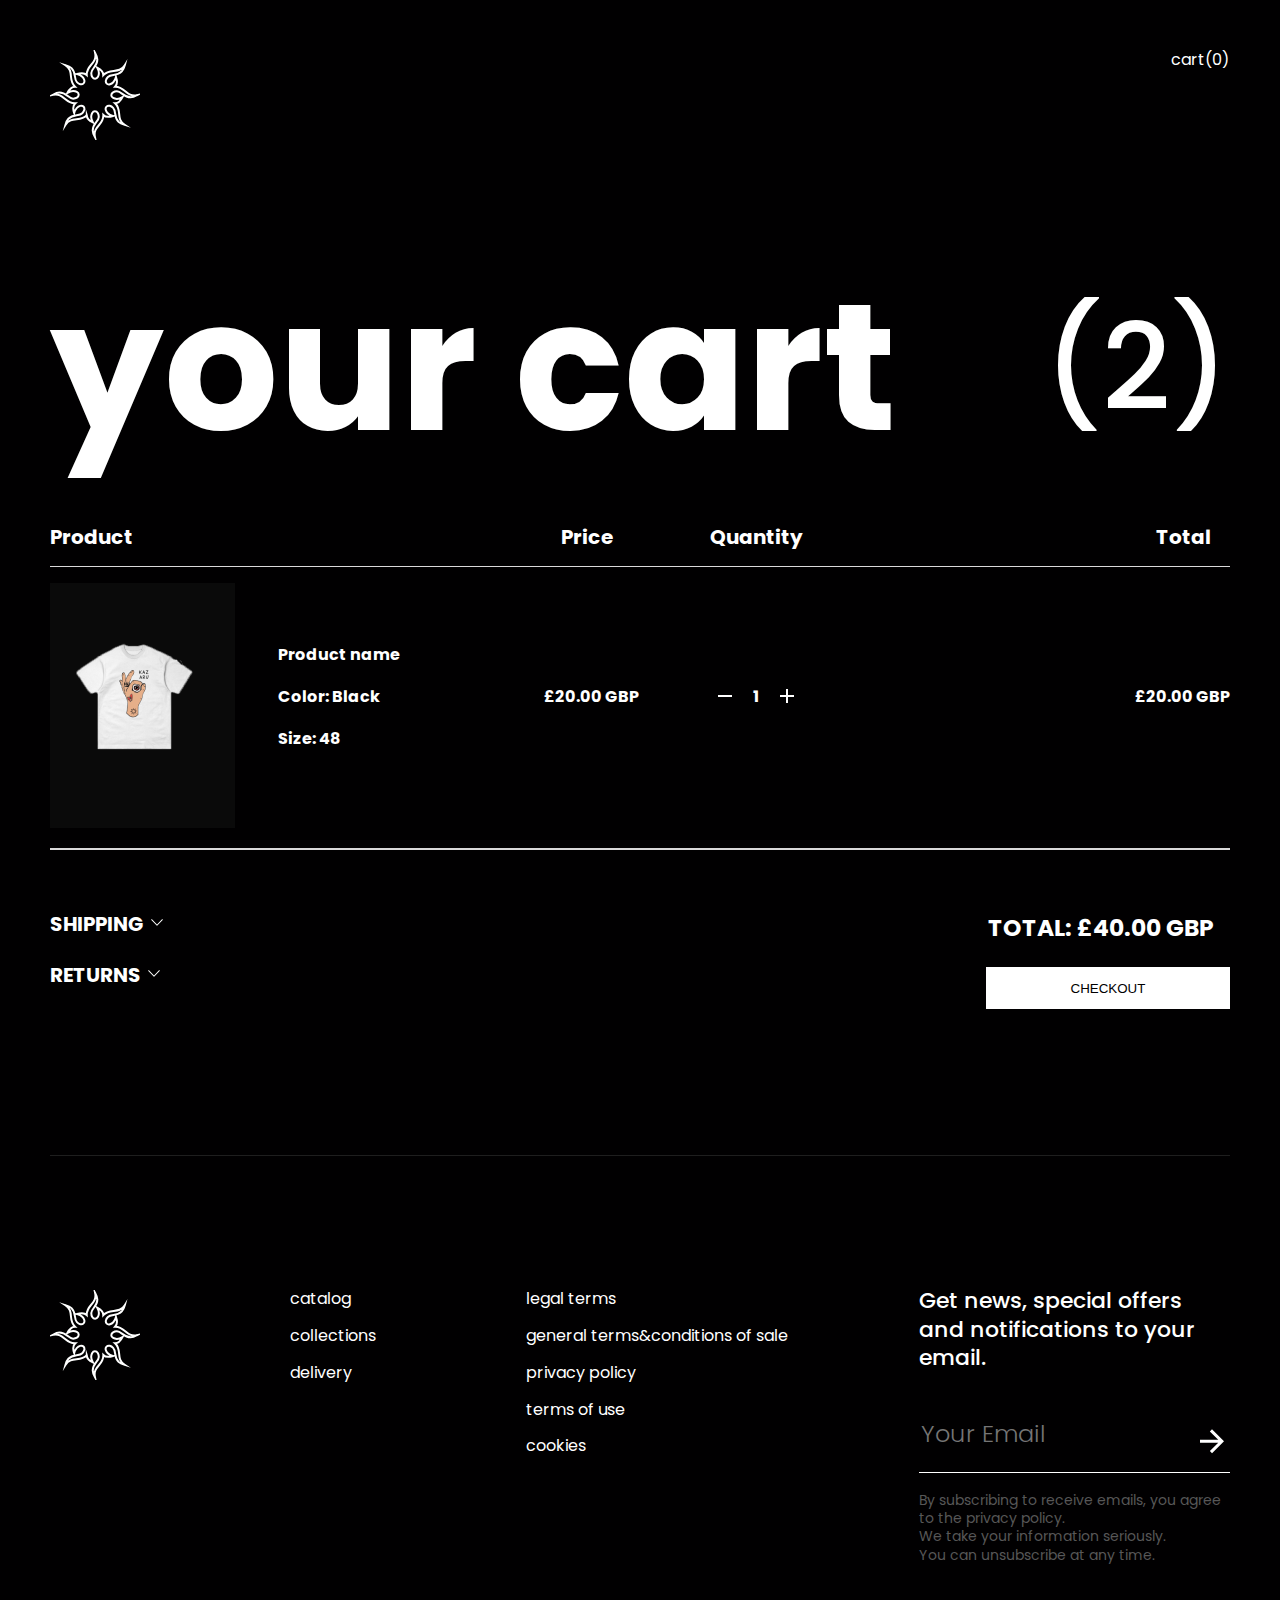
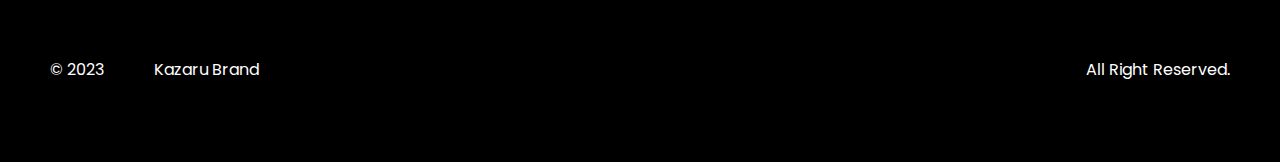
<file: cart.html>
<!DOCTYPE html>
<html lang="en">
<head>
    <meta charset="UTF-8">
    <meta name="viewport" content="width=device-width, initial-scale=1">
    <title>Title</title>
    <link rel="preconnect" href="https://fonts.googleapis.com">
    <link rel="preconnect" href="https://fonts.gstatic.com" crossorigin>
    <link href="https://fonts.googleapis.com/css2?family=Inter&family=Oswald&family=Poppins:ital,wght@0,300;0,400;0,500;0,600;1,400&display=swap"
          rel="stylesheet">
    <link rel="stylesheet" href="css/style.css">
</head>
<body>
<header class="header">


    <div class="container">

        <div class="header__top">

            <a href="#" class="logo">
                <img src="images/LogoKazaruSVG.svg" alt="">
            </a>
            <nav class="menu">
                <ul class="menu__list">
                    <li class="menu__item">
                        <a href="#" class="menu__link">cart(0)</a>
                    </li>
                </ul>
            </nav>
        </div>
    </div>
    <div class="container">
   <div class="cart">
       <div class="your-cart">
           <h2>your cart</h2>
           (2)
       </div>
       <div class="cart-product">
           <div class="cart-info">
           <div class="cart-info1">
              <h4 class="product"> Product</h4>
               <h4 class="price"> Price</h4>
           </div>
           <div class="cart-info2">
               <h4 class="Quantity">Quantity</h4>
               <h4 class="Total">Total</h4>
           </div>
           </div>
<div class="cart-product">
<div class="cart-rectangle"></div>
    <div class="cart-product_info">
        <div class="cart-product_info1">
<div class="cart-img_rectangle">
    <img src="images/04%201.png" alt="">
</div>
            <div class="cart-product_name">

            <div class="cart-product_name2">

                <h4> Product name</h4>
                <h4>
                    Color: Black
                </h4>
                <h4>
                    Size: 48
                </h4>
            </div>
                <h4 class="price2">£20.00 GBP</h4>
                <div class="cart-button1">
                    <button>  <svg xmlns="http://www.w3.org/2000/svg" width="24" height="24" viewBox="0 0 24 24" fill="none">
                        <path d="M19 12.998H5V10.998H19V12.998Z" fill="white"/>
                    </svg></button>
                    <h4>1</h4>
                    <button><svg xmlns="http://www.w3.org/2000/svg" width="24" height="24" viewBox="0 0 24 24" fill="none">
                        <path d="M19 12.998H13V18.998H11V12.998H5V10.998H11V4.99805H13V10.998H19V12.998Z" fill="white"/>
                    </svg></button>
                </div>
            </div>
        </div>
        <div class="cart-product_info2">

            <div class="cart-button">
               <button>  <svg xmlns="http://www.w3.org/2000/svg" width="24" height="24" viewBox="0 0 24 24" fill="none">
                    <path d="M19 12.998H5V10.998H19V12.998Z" fill="white"/>
                </svg></button>
                <h4>1</h4>
                <button><svg xmlns="http://www.w3.org/2000/svg" width="24" height="24" viewBox="0 0 24 24" fill="none">
                    <path d="M19 12.998H13V18.998H11V12.998H5V10.998H11V4.99805H13V10.998H19V12.998Z" fill="white"/>
                </svg></button>
            </div>
            <h4 class="price">£20.00 GBP</h4>
        </div>

    </div>
</div>
<div class="cart-product">
<div class="cart-rectangle"></div>

</div>
           <div class="cart-rectangle"></div>
       </div>
<div class="cart-info">
    <div class="cart-info_add">
        <div class="shipping">
            <h4>shipping</h4>
            <button><svg xmlns="http://www.w3.org/2000/svg" width="16" height="16" viewBox="0 0 16 16" fill="none">
                <path d="M7.63804 10.62L2.32804 5.04705C2.23939 4.95406 2.18994 4.83052 2.18994 4.70205C2.18994 4.57358 2.23939 4.45003 2.32804 4.35705L2.33404 4.35105C2.37701 4.30581 2.42874 4.26979 2.48607 4.24518C2.5434 4.22056 2.60514 4.20787 2.66754 4.20787C2.72993 4.20787 2.79167 4.22056 2.849 4.24518C2.90634 4.26979 2.95806 4.30581 3.00104 4.35105L8.00104 9.59905L12.999 4.35105C13.042 4.30581 13.0937 4.26979 13.1511 4.24518C13.2084 4.22056 13.2701 4.20787 13.3325 4.20787C13.3949 4.20787 13.4567 4.22056 13.514 4.24518C13.5713 4.26979 13.6231 4.30581 13.666 4.35105L13.672 4.35705C13.7607 4.45003 13.8101 4.57358 13.8101 4.70205C13.8101 4.83052 13.7607 4.95406 13.672 5.04705L8.36204 10.62C8.31534 10.6691 8.25918 10.7081 8.19695 10.7347C8.13472 10.7614 8.06773 10.7751 8.00004 10.7751C7.93234 10.7751 7.86535 10.7614 7.80312 10.7347C7.7409 10.7081 7.68473 10.6691 7.63804 10.62Z" fill="white"/>
            </svg></button>
        </div>
        <div class="returns">
            <h4>returns</h4>

            <button> <svg xmlns="http://www.w3.org/2000/svg" width="16" height="16" viewBox="0 0 16 16" fill="none">
                <path d="M7.63804 10.62L2.32804 5.04705C2.23939 4.95406 2.18994 4.83052 2.18994 4.70205C2.18994 4.57358 2.23939 4.45003 2.32804 4.35705L2.33404 4.35105C2.37701 4.30581 2.42874 4.26979 2.48607 4.24518C2.5434 4.22056 2.60514 4.20787 2.66754 4.20787C2.72993 4.20787 2.79167 4.22056 2.849 4.24518C2.90634 4.26979 2.95806 4.30581 3.00104 4.35105L8.00104 9.59905L12.999 4.35105C13.042 4.30581 13.0937 4.26979 13.1511 4.24518C13.2084 4.22056 13.2701 4.20787 13.3325 4.20787C13.3949 4.20787 13.4567 4.22056 13.514 4.24518C13.5713 4.26979 13.6231 4.30581 13.666 4.35105L13.672 4.35705C13.7607 4.45003 13.8101 4.57358 13.8101 4.70205C13.8101 4.83052 13.7607 4.95406 13.672 5.04705L8.36204 10.62C8.31534 10.6691 8.25918 10.7081 8.19695 10.7347C8.13472 10.7614 8.06773 10.7751 8.00004 10.7751C7.93234 10.7751 7.86535 10.7614 7.80312 10.7347C7.7409 10.7081 7.68473 10.6691 7.63804 10.62Z" fill="white"/>
            </svg></button>
        </div>
    </div>
    <div class="cart-info-button">
        <h3>TOTAL: £40.00 GBP</h3>
        <button class="continue" id="redirectButton">
            CHECKOUT
        </button>
        <script>
            document.getElementById('redirectButton').addEventListener('click', function() {
                window.location.href = "delivery.html";
            });
        </script>
    </div>

</div>
   </div>
    </div>

    <footer class="footer">
        <div class="container">
            <div class="footer_rectangle1"></div>

            <div class="footer__inner">

                <a href="#" class="footer_logo">
                    <img src="images/LogoKazaruSVG.svg" alt="">
                </a>
                <nav class="footer__list">
                    <ul class="footer__list-item">
                        <li class="footer__list-link">
                            <a href="#catalog" class="menu__link">catalog</a>
                        </li>
                        <li class="footer__list-link">
                            <a href="#" class="menu__link">collections</a>
                        </li>
                        <li class="footer__list-link">
                            <a href="#" class="menu__link">delivery</a>
                        </li>
                    </ul>
                </nav>
                <nav class="footer__list2">
                    <ul class="footer__list-item">
                        <li class="footer__list-link">
                            <a href="#" class="menu__link">legal terms</a>
                        </li>
                        <li class="footer__list-link">
                            <a href="#" class="menu__link">general terms&conditions of sale</a>
                        </li>
                        <li class="footer__list-link">
                            <a href="#" class="menu__link">privacy policy</a>
                        </li>
                        <li class="footer__list-link">
                            <a href="#" class="menu__link">terms of use</a>
                        </li>
                        <li class="footer__list-link">
                            <a href="#" class="menu__link">cookies</a>
                        </li>
                    </ul>
                </nav>
                <nav class="footer__list3">
                    <h4 class="footer__list3-text">Get news, special offers</h4>
                    <h4 class="footer__list3-text">and notifications to your email.</h4>

                    <div class="input-container">
                        <label for="email"></label><input type="text" id="email" class="transparent-input" placeholder="Your Email ">
                        <button><svg  xmlns="http://www.w3.org/2000/svg" width="36" height="37" viewBox="0 0 36 37" fill="none">
                            <path d="M6 16.7636H24.255L15.87 8.41707L18 6.31177L30 18.2567L18 30.2017L15.885 28.0964L24.255 19.7498H6V16.7636Z" fill="white"/>
                        </svg>
                        </button>
                    </div>
                    <div class="footer__rectangle"></div>
                    <h5 class="footer__list3-text2">By subscribing to receive emails,
                        you agree to the privacy policy.</h5>
                    <h5 class="footer__list3-text2"> We take your information seriously.</h5>
                    <h5 class="footer__list3-text2"> You can unsubscribe at any time.</h5>
                </nav>


            </div>





        </div>

    </footer>
    <div class="container footer__bottom__container">
        <div class="footer_bottom">
            <ul class="bottom__menu1">
                <li class="bottom__item">
                    <a href="#" class="bottom__link">© 2023</a>
                </li>
                <li class="bottom__item">
                    <a href="#" class="bottom__link">Kazaru Brand</a>
                </li>
            </ul>
            <ul class="bottom__menu2">
                <li class="bottom__item">
                    <a href="#" class="bottom__link">All Right Reserved.</a>
                </li>

            </ul>
        </div>
    </div>

</header>

<script src="js/script.js"></script>
</body>
</file>
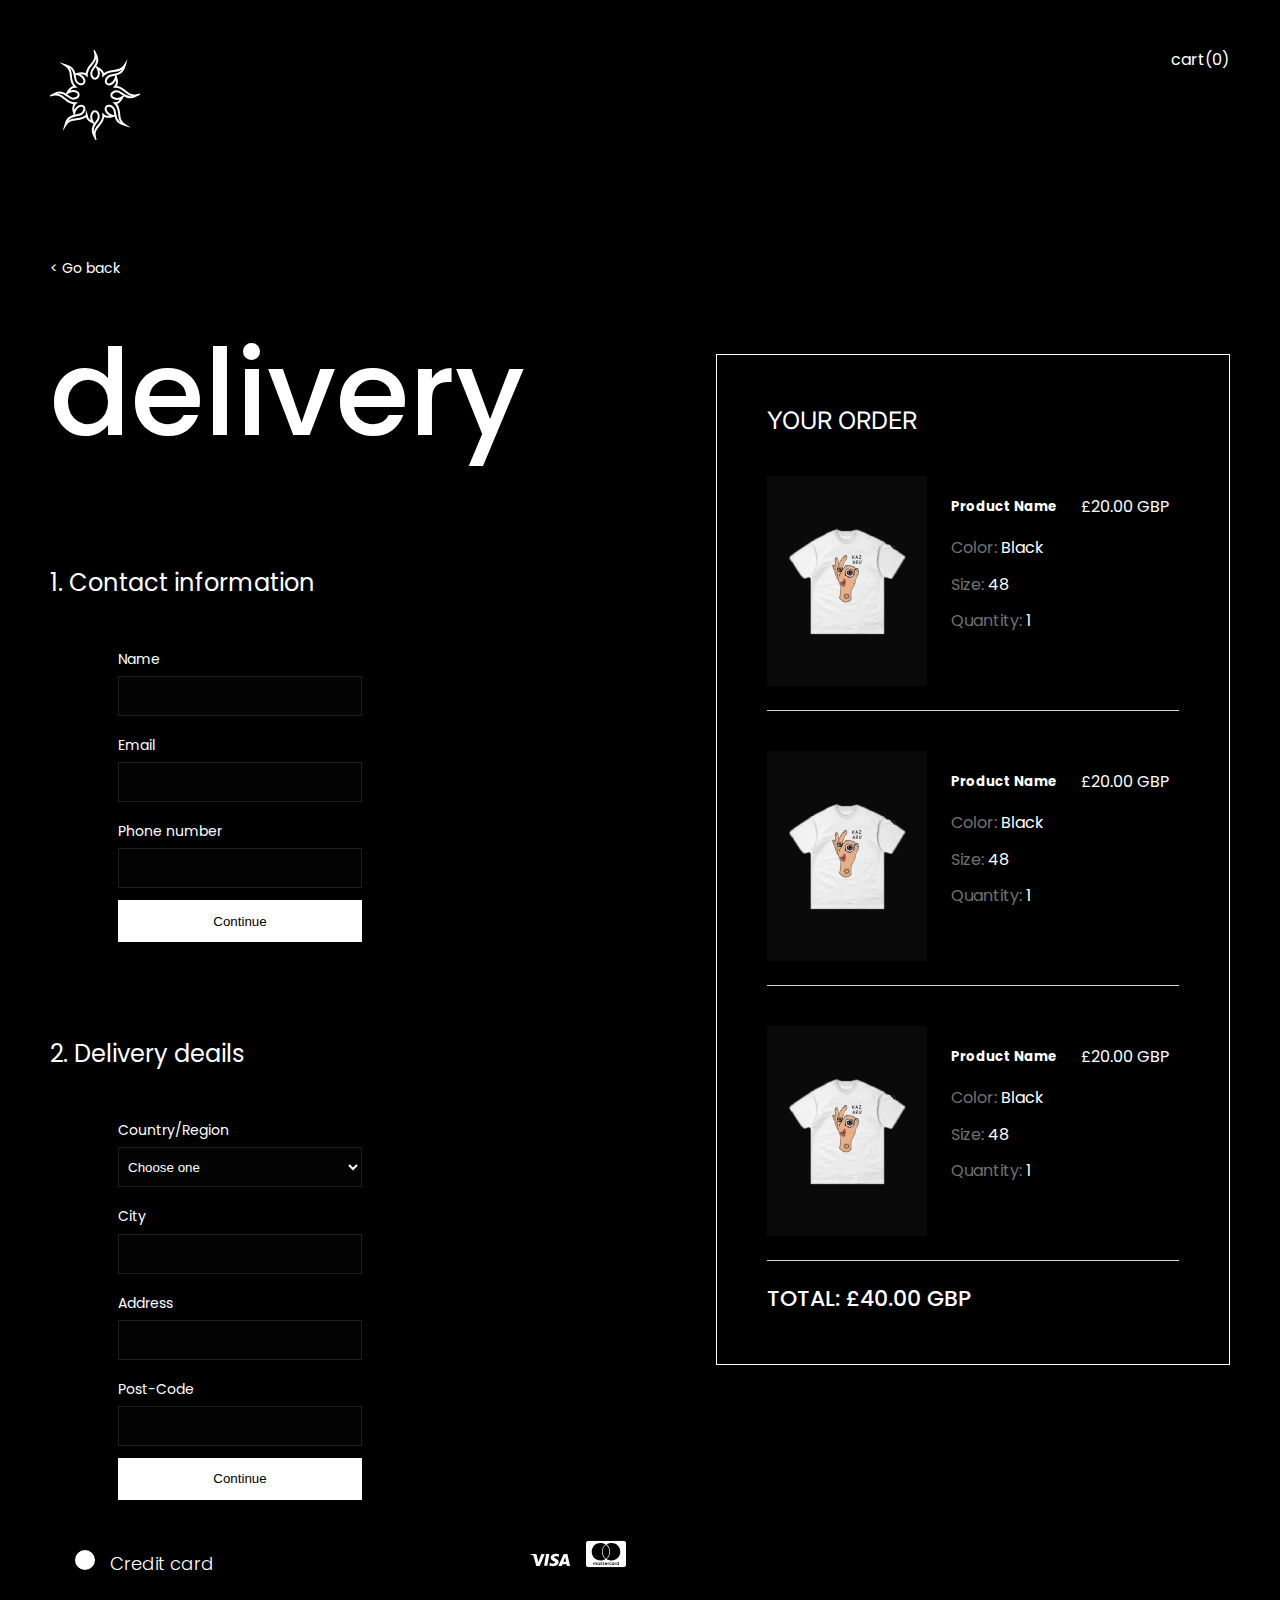
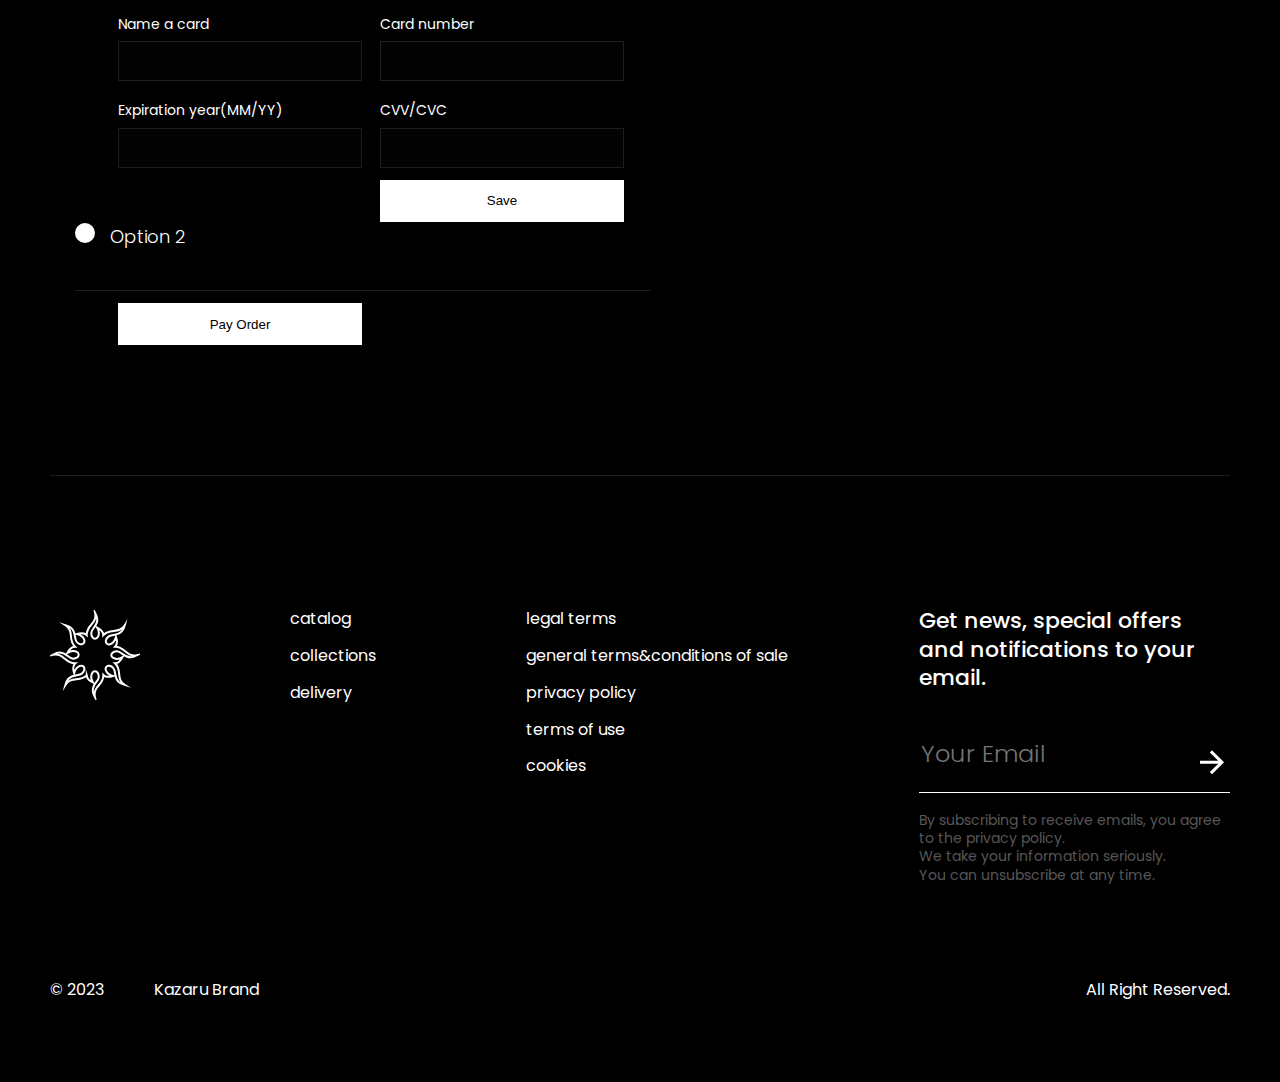
<file: delivery.html>
<!DOCTYPE html>
<html lang="en">
<head>
    <meta charset="UTF-8">
    <meta name="viewport" content="width=device-width, initial-scale=1">
    <title>Title</title>
    <link rel="preconnect" href="https://fonts.googleapis.com">
    <link rel="preconnect" href="https://fonts.gstatic.com" crossorigin>
    <link href="https://fonts.googleapis.com/css2?family=Inter&family=Oswald&family=Poppins:ital,wght@0,300;0,400;0,500;0,600;1,400&display=swap"
          rel="stylesheet">
    <link rel="stylesheet" href="css/style.css">
</head>

<body>


    <header class="header">
        <div class="container">
            <div class="header__top">

                <a href="#" class="logo">
                    <img src="images/LogoKazaruSVG.svg" alt="">
                </a>
                <nav class="menu">
                    <ul class="menu__list">
                        <li class="menu__item">
                            <a href="#" class="menu__link">cart(0)</a>
                        </li>
                    </ul>
                </nav>
            </div>
            <div class="product-back">
                <a href="javascript:history.go(-1)" class="back">< Go back</a>
            </div>
            <button class="toggle-menu">order</button>
            <div class="container delivery">
                <h2>delivery</h2>

<div class="payment">
    <h4>1. Contact information</h4>
    <h6>Name</h6>
    <input type="text"  class="home" >
    <h6>Email</h6>
    <input type="text"  class="home" >
    <h6>Phone number</h6>
    <input type="text"  class="home" >

    <button class="continue">Continue</button>

</div>

<div class="payment">
    <h4>2. Delivery deails</h4>



    <h6>Country/Region</h6>

    <select id="citySelect" class="select">
        <option value="Choose one" >Choose one</option>

    </select>


    <h6>City</h6>
    <input type="text"  class="home" >
    <h6>Address</h6>
    <input type="text"  class="home" >

    <h6>Post-Code</h6>
    <input type="text"  class="home" >

    <button class="continue">Continue</button>

    <label class="custom-radio">
        <div class="custom-left">
        <input type="radio" name="option" value="option1">
        <span class="radio-dot"></span>
        <span>Credit card</span>
        </div>
        <div class="custom-right">
        <img src="images/cib_visa.svg" alt="" class="visa">
        <img src="images/fontisto_mastercard.svg" alt="" class="master">
            </div>
    </label>
    <div class="inputs">

        <div class="credit-right">
            <h6>Name a card</h6>
            <input type="text"  class="home" >
            <h6>Expiration year(MM/YY)</h6>
            <input type="text"  class="home" >

        </div>
        <div class="credit-left">
            <h6>Card number</h6>
            <input type="text"  class="home" >
            <h6>CVV/CVC</h6>
            <input type="text"  class="home" >
            <button class="continue">Save</button>
        </div>


    </div>
    <label class="custom-radio2">

        <input type="radio" name="option" value="option2">
        <span class="radio-dot"></span>
        Option 2
    </label>

<div class="paymant-rectangle"></div>



</div>
                <button class="continue">Pay Order</button>
                <nav class="nav-order">
                    <ul>


                <div class="order">
                    <h1>your order</h1>
                    <div class="order-item">
                        <div class="order-images">
                            <img src="images/04%201.png" alt="">
                        </div>
                        <div class="order-name">
                            <div class="order-price">
                        <h5>Product Name</h5>
                            £20.00 GBP
                            </div>
                            <p class="otstup"><span>Color:</span> Black</p>
                            <p><span>Size:</span> 48</p>
                            <p><span>Quantity:</span> 1</p>

                        </div>

                    </div>
                    <div class="order-rectangle"></div>
                    <div class="order-item">
                        <div class="order-images">
                            <img src="images/04%201.png" alt="">
                        </div>
                        <div class="order-name">
                            <div class="order-price">
                        <h5>Product Name</h5>
                            £20.00 GBP
                            </div>
                            <p class="otstup"><span>Color:</span> Black</p>
                            <p><span>Size:</span> 48</p>
                            <p><span>Quantity:</span> 1</p>

                        </div>

                    </div>
                    <div class="order-rectangle"></div>
                    <div class="order-item">
                        <div class="order-images">
                            <img src="images/04%201.png" alt="">
                        </div>
                        <div class="order-name">
                            <div class="order-price">
                        <h5>Product Name</h5>
                            £20.00 GBP
                            </div>
                            <p class="otstup"><span>Color:</span> Black</p>
                            <p><span>Size:</span> 48</p>
                            <p><span>Quantity:</span> 1</p>

                        </div>

                    </div>
                    <div class="order-rectangle"></div>
<div class="total">
                    <span>TOTAL: £40.00 GBP</span>
</div>
                </div>
                    </ul>
</nav>
            </div>







            <footer class="footer">
                <div class="container">
                    <div class="footer_rectangle1"></div>
                    <div class="footer__inner">

                        <a href="#" class="footer_logo">
                            <img src="images/LogoKazaruSVG.svg" alt="">
                        </a>
                        <nav class="footer__list">
                            <ul class="footer__list-item">
                                <li class="footer__list-link">
                                    <a href="index.html#catalog" class="menu__link">catalog</a>
                                </li>
                                <li class="footer__list-link">
                                    <a href="#" class="menu__link">collections</a>
                                </li>
                                <li class="footer__list-link">
                                    <a href="#" class="menu__link">delivery</a>
                                </li>
                            </ul>
                        </nav>
                        <nav class="footer__list2">
                            <ul class="footer__list-item">
                                <li class="footer__list-link">
                                    <a href="#" class="menu__link">legal terms</a>
                                </li>
                                <li class="footer__list-link">
                                    <a href="#" class="menu__link">general terms&conditions of sale</a>
                                </li>
                                <li class="footer__list-link">
                                    <a href="#" class="menu__link">privacy policy</a>
                                </li>
                                <li class="footer__list-link">
                                    <a href="#" class="menu__link">terms of use</a>
                                </li>
                                <li class="footer__list-link">
                                    <a href="#" class="menu__link">cookies</a>
                                </li>
                            </ul>
                        </nav>
                        <nav class="footer__list3">
                            <h4 class="footer__list3-text">Get news, special offers</h4>
                            <h4 class="footer__list3-text">and notifications to your email.</h4>

                            <div class="input-container">
                                <label for="email"></label><input type="text" id="email" class="transparent-input" placeholder="Your Email ">
                                <button><svg  xmlns="http://www.w3.org/2000/svg" width="36" height="37" viewBox="0 0 36 37" fill="none">
                                    <path d="M6 16.7636H24.255L15.87 8.41707L18 6.31177L30 18.2567L18 30.2017L15.885 28.0964L24.255 19.7498H6V16.7636Z" fill="white"/>
                                </svg>
                                </button>
                            </div>
                            <div class="footer__rectangle"></div>
                            <h5 class="footer__list3-text2">By subscribing to receive emails,
                                you agree to the privacy policy.</h5>
                            <h5 class="footer__list3-text2"> We take your information seriously.</h5>
                            <h5 class="footer__list3-text2"> You can unsubscribe at any time.</h5>
                        </nav>


                    </div>





                </div>

            </footer>
            <div class="container footer__bottom__container">
                <div class="footer_bottom">
                    <ul class="bottom__menu1">
                        <li class="bottom__item">
                            <a href="#" class="bottom__link">© 2023</a>
                        </li>
                        <li class="bottom__item">
                            <a href="#" class="bottom__link">Kazaru Brand</a>
                        </li>
                    </ul>
                    <ul class="bottom__menu2">
                        <li class="bottom__item">
                            <a href="#" class="bottom__link">All Right Reserved.</a>
                        </li>

                    </ul>
                </div>
            </div>


        </div>
    </header>
</header>
    <script src="js/script.js"></script>

</body>
</html>
</file>
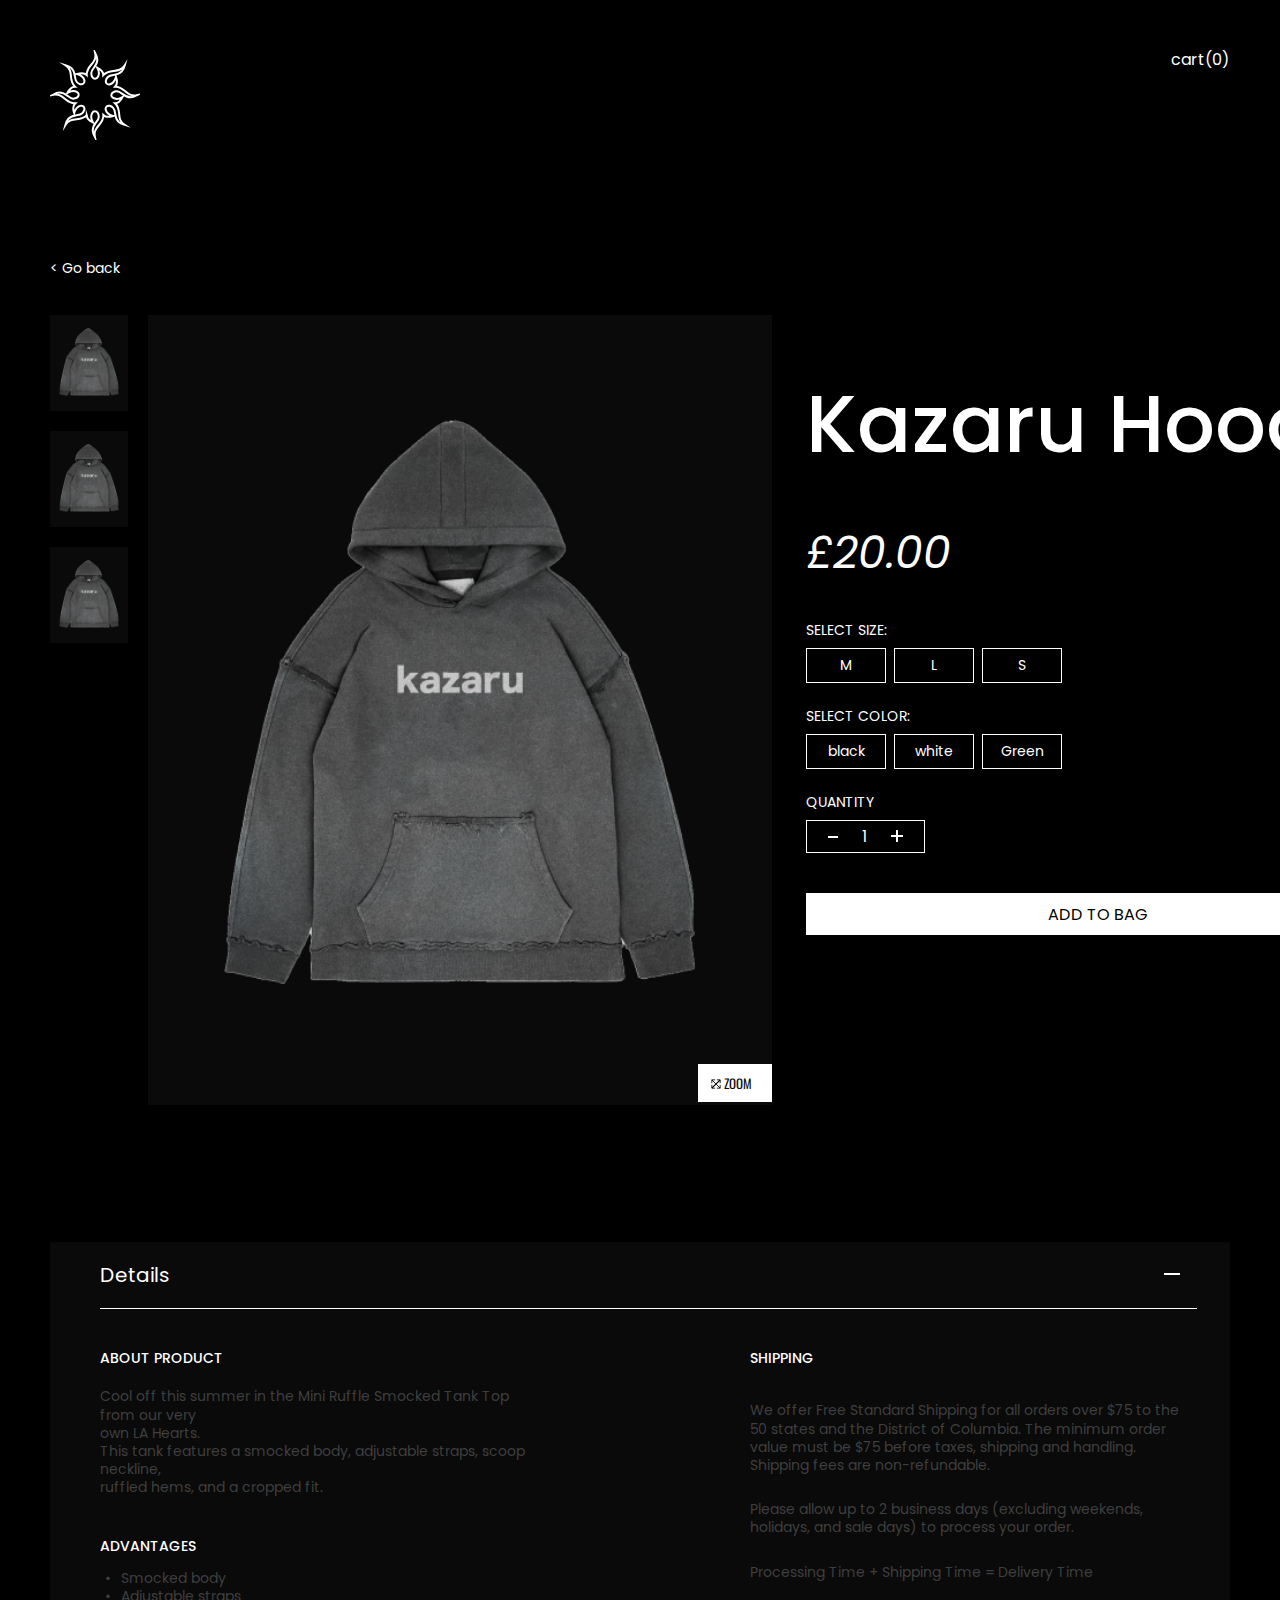
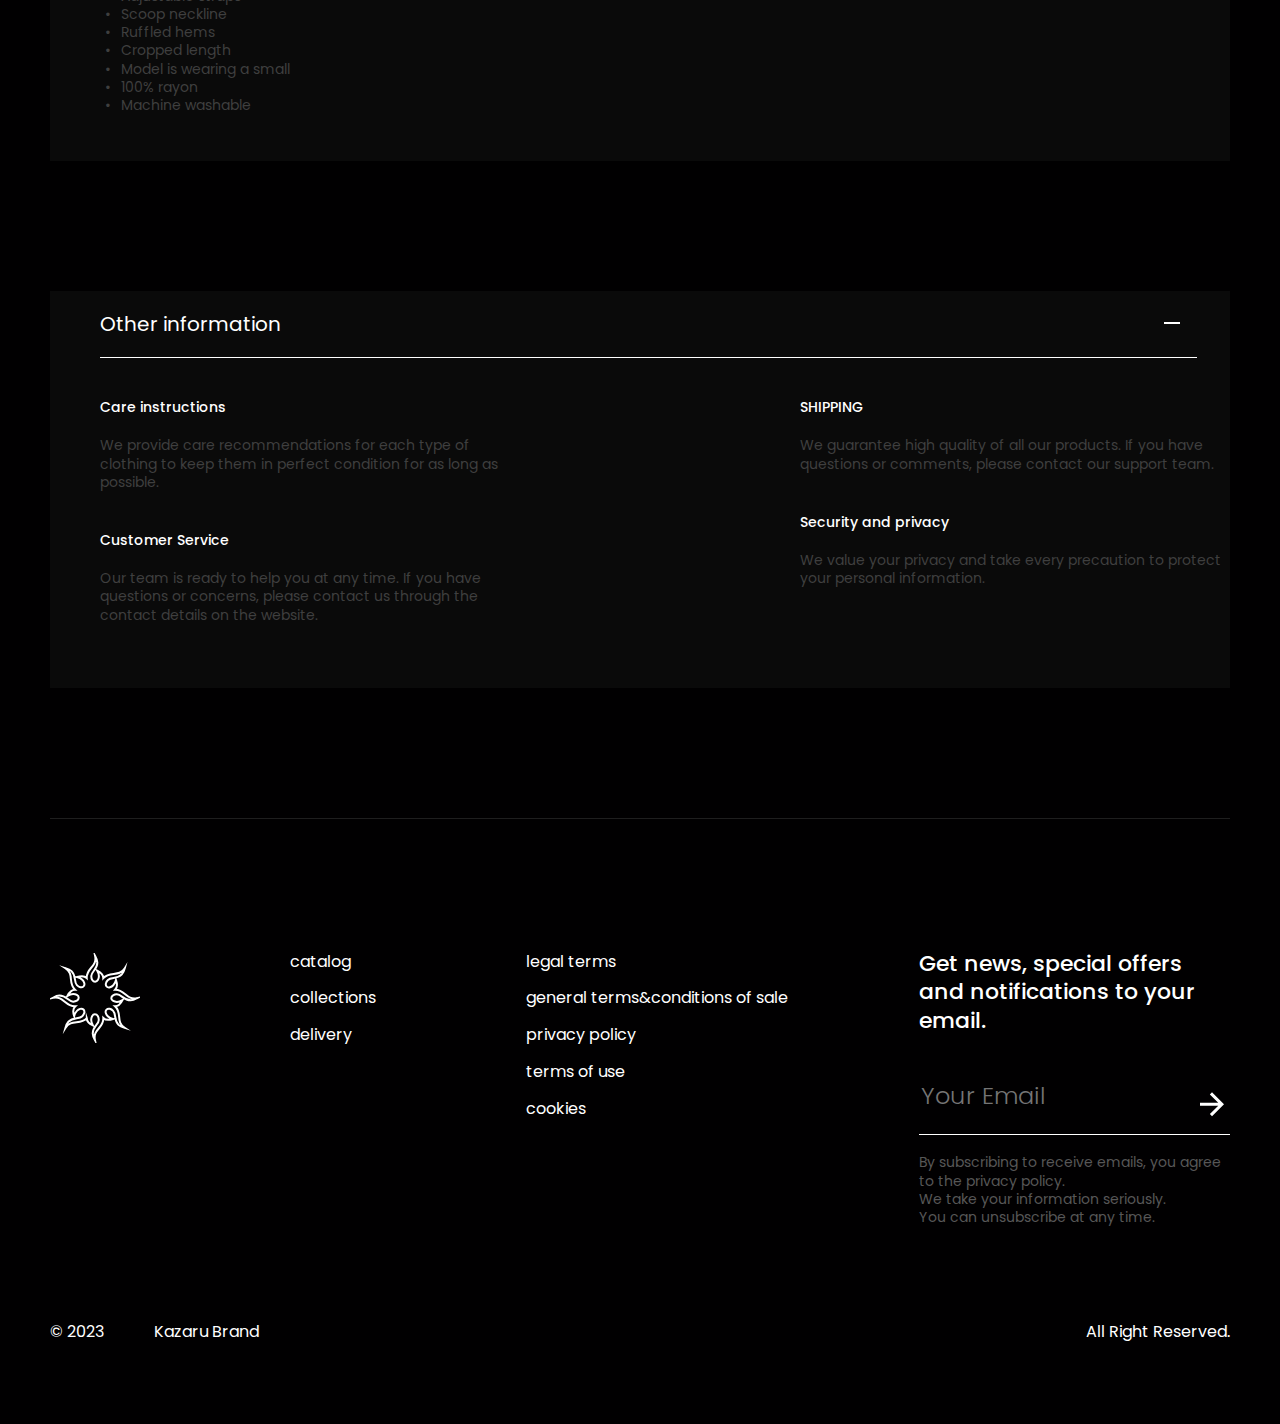
<file: product.html>
<!DOCTYPE html>
<html lang="en">
<head>
    <meta charset="UTF-8">
    <meta name="viewport" content="width=device-width, initial-scale=1">
    <title>Title</title>
    <link rel="preconnect" href="https://fonts.googleapis.com">
    <link rel="preconnect" href="https://fonts.gstatic.com" crossorigin>
    <link href="https://fonts.googleapis.com/css2?family=Inter&family=Oswald&family=Poppins:ital,wght@0,300;0,400;0,500;0,600;1,400&display=swap"
          rel="stylesheet">
    <link rel="stylesheet" href="css/style.css">
</head>
<body>
<header class="header">
    <div class="container">
        <div class="header__top">

            <a href="#" class="logo">
                <img src="images/LogoKazaruSVG.svg" alt="">
            </a>
            <nav class="menu">
                <ul class="menu__list">
                    <li class="menu__item">
                        <a href="#" class="menu__link">cart(0)</a>
                    </li>
                </ul>
            </nav>
        </div>
        <div class="product-back">
        <a href="javascript:history.go(-1)" class="back">< Go back</a>
        </div>
        <div class="product-card">

            <div class="product-images">

                <div class="thumbnail-images">
                    <img src="images/HOODIEsmoll1.png" srcset="images/HOODIEsmoll-medium.png 800w, " alt="Адаптивное изображение">
                    <img src="images/HOODIEsmoll1.png" srcset="images/HOODIEsmoll-medium.png 800w, " alt="Адаптивное изображение">
                    <img src="images/HOODIEsmoll1.png" srcset="images/HOODIEsmoll-medium.png 800w, " alt="Адаптивное изображение">
                </div>

                <div class="main-image">
                    <div class="image-container">
                        <img src="images/FREE-HOODIE-UPDATED%201.png" srcset="images/FREE-HOODIE-UPDATED-medium.png 800w, " alt="Адаптивное изображение" class="main-image-hoodie">
                        <a href="#" class="image-button"><img src="images/Group%2019.svg"> <span>Zoom</span></a>
                    </div>
                </div>
            </div>
            <div class="product-details">
                <div class="product-details1">
                <h2>Kazaru Hoodie </h2>
                <h3 class="cena">£20.00</h3>
                    </div>
                <div class="selector">
                    <h4>Select size:</h4>
                    <div class="size">
                    <button class="size-product">M</button>
                    <button class="size-product">L</button>
                    <button class="size-product">S</button>

                </div>

                    <div class="color">
                        <h4>Select Color:</h4>
                        <div class="size">
                        <button class="size-product">black</button>
                        <button class="size-product">white</button>
                        <button class="size-product">Green</button>
                            </div>
                    </div>

                    <div class="quantity">
                        <h4>quantity</h4>
                    <div class="quantity__add">
                        <button class="decrement"><img src="images/Icon_Minus.svg"></button>
                        <span class="count">1</span>
                        <button class="increment"><img src="images/Icon_Plus.svg"></button>
                    </div>
                    </div>
                    <button class="add-to-cart" onclick="redirectToDelivery()">Add to bag</button>

                    <script>
                        function redirectToDelivery() {
                            window.location.href = "cart.html";
                        }
                    </script>

                </div>
            </div>
        </div>

        <div class="info-container">
            <div class="info-button">
            <p class="details"> Details </p>

            <button class="toggle-button"><svg xmlns="http://www.w3.org/2000/svg" width="16" height="16" viewBox="0 0 16 16" fill="none">
                <rect y="7" width="16" height="2" fill="white"/>
            </svg></button>
            </div>
            <div class="line">
            </div>
            <div class="hidden-info">
                <div class="blog1">
                <h5>ABOUT PRODUCT</h5>
                <p>Cool off this summer in the Mini Ruffle Smocked Tank Top from our very<br>own LA Hearts.<br>
                    This tank features a smocked body, adjustable straps, scoop neckline,<br> ruffled hems, and a cropped fit. </p>
                <h5>ADVANTAGES</h5>
                    <ul class="filled-list">
                        <li>Smocked body</li>
                        <li>Adjustable straps</li>
                        <li>Scoop neckline</li>
                        <li>Ruffled hems</li>
                        <li>Cropped length</li>
                        <li>Model is wearing a small</li>
                        <li>100% rayon</li>
                        <li>Machine washable</li>
                    </ul>
                </div>
                <div class="blog2">
                <h5>SHIPPING</h5>
                <p class="obzac">We offer Free Standard Shipping for all orders over $75 to the 50 states and the District of Columbia. The minimum order value must be $75 before taxes, shipping and handling. Shipping fees are non-refundable.<br>
                </p>
                    <p class="obzac2">Please allow up to 2 business days (excluding weekends, holidays, and sale days) to process your order.</p>

                    <p class="obzac2">Processing Time + Shipping Time = Delivery Time </p>
                </div>

            </div>
        </div>
        <div class="info-container2">
            <div class="info-button">
            <p class="details"> Other information </p>

            <button class="toggle-button"><svg xmlns="http://www.w3.org/2000/svg" width="16" height="16" viewBox="0 0 16 16" fill="none">
                <rect y="7" width="16" height="2" fill="white"/>
            </svg></button>
            </div>
            <div class="line">
            </div>
            <div class="hidden-info">
                <div class="blog1">
                <h5>Care instructions</h5>
                <p>We provide care recommendations for each type of clothing to keep them in perfect condition for as long as possible.</p>
                <h5>Customer Service</h5>
                    <p>Our team is ready to help you at any time. If you have questions or concerns, please contact us through the contact details on the website. </p>
                </div>
                <div class="blog_2">
                <h5>SHIPPING</h5>
                <p >We guarantee high quality of all our products. If you have questions or comments, please contact our support team.
                </p>
                <h5>Security and privacy</h5>
                <p>We value your privacy and take every precaution to protect your personal information.
                </p>

                </div>

            </div>
        </div>

        <footer class="footer">
            <div class="container">
                <div class="footer_rectangle1"></div>
                <div class="footer__inner">

                    <a href="#" class="footer_logo">
                        <img src="images/LogoKazaruSVG.svg" alt="">
                    </a>
                    <nav class="footer__list">
                        <ul class="footer__list-item">
                            <li class="footer__list-link">
                                <a href="index.html#catalog" class="menu__link">catalog</a>
                            </li>
                            <li class="footer__list-link">
                                <a href="#" class="menu__link">collections</a>
                            </li>
                            <li class="footer__list-link">
                                <a href="#" class="menu__link">delivery</a>
                            </li>
                        </ul>
                    </nav>
                    <nav class="footer__list2">
                        <ul class="footer__list-item">
                            <li class="footer__list-link">
                                <a href="#" class="menu__link">legal terms</a>
                            </li>
                            <li class="footer__list-link">
                                <a href="#" class="menu__link">general terms&conditions of sale</a>
                            </li>
                            <li class="footer__list-link">
                                <a href="#" class="menu__link">privacy policy</a>
                            </li>
                            <li class="footer__list-link">
                                <a href="#" class="menu__link">terms of use</a>
                            </li>
                            <li class="footer__list-link">
                                <a href="#" class="menu__link">cookies</a>
                            </li>
                        </ul>
                    </nav>
                    <nav class="footer__list3">
                        <h4 class="footer__list3-text">Get news, special offers</h4>
                        <h4 class="footer__list3-text">and notifications to your email.</h4>

                        <div class="input-container">
                            <label for="email"></label><input type="text" id="email" class="transparent-input" placeholder="Your Email ">
                            <button><svg  xmlns="http://www.w3.org/2000/svg" width="36" height="37" viewBox="0 0 36 37" fill="none">
                                <path d="M6 16.7636H24.255L15.87 8.41707L18 6.31177L30 18.2567L18 30.2017L15.885 28.0964L24.255 19.7498H6V16.7636Z" fill="white"/>
                            </svg>
                            </button>
                        </div>
                        <div class="footer__rectangle"></div>
                        <h5 class="footer__list3-text2">By subscribing to receive emails,
                            you agree to the privacy policy.</h5>
                        <h5 class="footer__list3-text2"> We take your information seriously.</h5>
                        <h5 class="footer__list3-text2"> You can unsubscribe at any time.</h5>
                    </nav>


                </div>





            </div>

        </footer>
        <div class="container footer__bottom__container">
            <div class="footer_bottom">
                <ul class="bottom__menu1">
                    <li class="bottom__item">
                        <a href="#" class="bottom__link">© 2023</a>
                    </li>
                    <li class="bottom__item">
                        <a href="#" class="bottom__link">Kazaru Brand</a>
                    </li>
                </ul>
                <ul class="bottom__menu2">
                    <li class="bottom__item">
                        <a href="#" class="bottom__link">All Right Reserved.</a>
                    </li>

                </ul>
            </div>
        </div>


    </div>
</header>

<script src="js/script.js"></script>
</body>
</html>
</file>
<file: css/style.css>
html {
    box-sizing: border-box;
}

*,
*::before,
*::after {
    box-sizing: inherit;
}

a {
    color: inherit;
    text-decoration: none;
}

button {
    padding: 0;
    border: none;
    background-color: transparent;
    cursor: pointer;
}

ul {
    list-style: none;
}

body {
    font-size: 22px;
    font-weight: 500;
    line-height: 1.3;
    color: #FFF;
    background: #010001;
    width: 100%;
    margin: 0 auto;
}

.container {
    max-width: 1440px;
    margin: 0 auto;
}




.header__top {
    display: flex;
    justify-content: space-between;
    padding: 50px 50px 0;
}

.header__top.logo {
    display: flex;
    align-items: center;
    justify-content: space-between;
    padding: 40px 0;
}

.logo {
    width: 100px;
    height: 100px;
    background-size: contain;
    background-repeat: no-repeat;
    animation: spin 100s linear infinite;

}

@keyframes spin {
    0% {
        transform: rotate(0deg);
    }
    100% {
        transform: rotate(360deg);
    }
}

.menu {
    padding-top: 0;
}

.menu__list {
    font-size: 16px;
    margin-top: 0;
    font-weight: 400;
    font-family: Poppins, serif;

}

.header__img {
    position: relative;
}


.header__content-images {
    position: absolute;
    padding-top: 75px;
    padding-right: 404px;

}

.header__content {
    position: relative;
}

.header__img1 {
    position: absolute;
    padding-left: 34%;
    padding-right: 33%;
    padding-top: 2%;
    z-index: -3;
    max-width: 100%;

}

.header__img2 {
    position: absolute;
    padding-left: 32%;
    padding-right: 31%;
    z-index: -1;
    max-width: 100%;

}

.header__img3 {
    position: absolute;
    padding-top: 17%;
    z-index: -2;
    max-width: 100%;

}

.title {

    color: #707070;

    font-family: Poppins, serif;
    font-size: 16px;
    font-weight: 400;
    padding-top: 6%;
    padding-left: 70%;
    text-transform: uppercase;
    padding-right: 3%;
}



.header__button {
    align-items: center;
    background: #FFF;
    margin-left: 70%;
    margin-top: 12%;
    width: 180px;
    height: 42px;
    font-weight: 400;
    font-size: 16px;
    font-family: Poppins, serif;
    text-transform: uppercase;

}

.bottom {
    margin-top: 35%;
    display: flex;
    align-items: center;
    justify-content: space-between;
    font-family: Poppins, serif;
    font-size: 16px;
    font-weight: 400;
    margin-bottom: 131px;

}

.bottom__menu1 {
    display: flex;
    align-items: center;
    gap: 0 50px;
    padding-left: 50px;
}

.bottom__menu2 {
    display: flex;
    align-items: center;
    gap: 0 32px;
    padding-right: 50px;
}




































.dot {
    padding-bottom: 1px;
}

.bottom__skroll {
    position: absolute;
    padding-left: 41%;
}

.catalog {
    text-align: center;

}

.scroll {
    color: #343434;
    font-family: Poppins, serif;
    font-size: 26px;
    font-weight: 400;
    position: absolute;
    padding: 680px 0 0 50px;
    text-transform: uppercase;
}

.catalog__title {
    font-weight: 500;
    font-family: Poppins, serif;
    font-size: 120px;
    margin: 0;
}

.catalog__product {
    margin: 80px 23% 0 22%;
    background-color: #0A0A0A;
    text-align: center;
}

.catalog__product a{


}


.product {
width: 100%;
}

.catalog__text {
    display: flex;
    justify-content: space-between;
    font-family: Poppins, serif;
    font-size: 20px;
    font-weight: 400;
    margin: 24px 0 0;
    text-transform: uppercase;
    padding-left: 290px;
    padding-right: 310px;

}


.product__info {
    display: flex;
    gap: 0 12px;

}


.lines {
    position: absolute;
    padding-top: 186px;
    padding-left: 44%;

}


.container_fon {
    position: absolute;
    top: 0;
    left: 0;
    width: 100%; /* 100% ширины родительского контейнера (.container) */
    height: 100%; /* 100% высоты родительского контейнера (.container) */
    display: flex;
    flex-wrap: wrap;
    gap: 18px;
    z-index: -4;
    padding-left: 165px;
    padding-bottom: 355px;
}

.container__fon {

    display: flex;
    gap: 250px; /* Расстояние между прямоугольниками внутри контейнера */
    height: 758%;
    width: 21%;
}

/* Определение стилей для прямоугольников */
.rectangle {
    width: 1px; /* Ширина прямоугольника */
    height: 100%; /* Высота прямоугольника на всю высоту страницы */
    background: linear-gradient(180deg, rgba(21, 21, 21, 0.00) 0%, #151515 52.08%, rgba(21, 21, 21, 0.00) 100%);
    /* Оконтовка */

}

.inform__title {
    font-family: Poppins, serif;
    padding: 77px 50px 0;
    margin: 0;
    text-align: left;
    font-size: 44px;
    font-weight: 600;
    line-height: 66px;
    text-transform: uppercase;
}

.text {
    color: #1D1D1D;
}

.inform__button {
    font-family: Poppins, serif;

    position: absolute;
    gap: 8px;
    flex-shrink: 0;
    width: 180px;
    height: 42px;
    font-weight: 400;
    font-size: 16px;
    text-transform: uppercase;
    border: 1px solid #FFF;
    color: #FFF;
    margin: 44px 1159px 0 50px;
}

.button__read {
    position: absolute;
    margin-top: 3px;
    padding-left: 2px;
}

.inform__button-text {

}

.inform__img {
    padding: 126px 50px 0;
    width: 100%;
}

.footer__inner {
    display: flex;
    margin-top: 67px;
    padding-right: 0;


}


.footer_logo {
    padding: 67px 0 0 50px;
}
.footer__list1 {
    font-family: Poppins, serif;
    display: flex;
}

.footer__list {
    padding-top: 50px;
    padding-left: 150px;
    font-family: Poppins, serif;

}


.footer__list2 {
    padding-top: 50px;
    padding-left: 150px;
    font-family: Poppins, serif;
}

.footer__list-item {
    display: inline-flex;
    flex-direction: column;
    align-items: flex-start;
    gap: 16px;
    white-space: nowrap;
    font-size: 16px;
    font-weight: 400;
    padding: 0;
}

.footer__list3 {
    font-family: Poppins, serif;
    font-weight: 500;
    font-size: 22px;
    padding-top: 64px;
    padding-left: 131px;
    padding-right: 50px;
}

.footer__list3-text {
    font-size: 22px;
    font-weight: 500;
    margin: 0;
}


.input-container {
    padding-top: 42px;
    display: flex;
    justify-content: space-between;
}

.transparent-input {
    font-family: Poppins, serif;
    width: 100%;
    border: none;
    outline: none;
    background: transparent; /* Прозрачный фон */
    font-size: 24px;
    font-weight: 300;
    color: #575757; /* Цвет текста внутри поля ввода */
    padding-bottom: 21px;
}

.footer__rectangle {

    height: 1px; /* Высота прямоугольника */
    background-color: white; /* Цвет заливки (черный) */
    margin-bottom: 18px;

}
.footer_rectangle1{

    height: 1px;
    flex-shrink: 0;
    background: #1E1E1E;
    margin-top:130px;
    margin-left:50px;
    margin-right: 50px;
}

.footer__list3-text2 {
    color: #575757;
    font-family: Poppins, serif;
    font-size: 14px;
    font-style: normal;
    font-weight: 400;
    margin: 0;
}

.footer_bottom {
    display: flex;
    align-items: center;
    justify-content: space-between;
    font-family: Poppins, serif;
    font-size: 16px;
    font-weight: 400;
    padding: 80px 0 65px;

}

.footer__bottom__container {
    padding-right: 0;
}



.product-card {
    display: flex;


}
.product-back{
    padding: 102px 0 0 50px;
}
.back {

    font-family: Poppins, serif;
    font-size: 14px;
    font-weight: 400;
}

.thumbnail-images {
    display: flex;
    flex-direction: column;
    width: 78px;
    height: 96px;
    position: absolute;
    margin: 34px 0 0 50px;
    padding-top: 0;

}

.thumbnail-images img {
    background: #0A0A0A;
    margin-bottom: 20px;
}

.main-image {
    padding: 34px 34px 0 148px;

}

.main-image-hoodie {
    background: #0A0A0A;
        width: 624px;
        height: 790px;
    }


.product-details {
    padding-top: 83px;
}


.product-details h2 {
    font-family: Poppins, serif;
    font-size: 80px;
    font-weight: 500;
    line-height: normal;
    margin: 0;
}

.cena {
    margin: 0;
    font-family: Poppins, serif;
    font-size: 44px;
    font-style: italic;
    font-weight: 400;
    padding-top: 40px;
}

.selector {
    padding: 40px 328px 0 0;
    display: flex;
    flex-direction: column;

}

.selector h4 {
    margin: 0;
    font-family: Poppins, serif;
    font-size: 14px;
    font-weight: 400;
    text-transform: uppercase;

}

.size {
    display: flex;
    flex-direction: row;
    padding-top: 9px;
    gap: 8px;
}

.color {
    padding-top: 24px;

}

.size-product {
    display: flex;
    width: 80px;
    padding: 6px 25px;
    justify-content: center;
    align-items: center;
    gap: 10px;
    border: 1px solid #FFF;
    color: #FFF;
    font-family: Poppins, serif;
    font-size: 14px;
    font-weight: 400;

}

.quantity h4 {
    margin: 0;
    font-family: Poppins, serif;
    font-size: 14px;
    font-weight: 400;
    text-transform: uppercase;
    padding-top: 24px

}

.quantity__add {
    display: inline-flex;
    gap: 24px;
    flex-direction: row;
    border: 1px solid #FFF;
    text-align: center;
    width: 119px;
    height: 33px;
    align-content: center;
    flex-wrap: wrap;
    justify-content: center;
    margin-top:9px;
}



.count{
    font-family: Poppins, serif;
    font-size: 16px;
    font-weight: 400;
    padding-top:1px
}

.decrement{
    width: 10px;
    height: 2px;
}
.increment{
    width: 12px;
    height: 12px;
    padding-top:4px;
}

.add-to-cart{
    margin-top:40px;
    border: 1px solid #FFF;
    background: #FFF;
    font-family: Poppins, serif;
    font-size: 16px;
    font-weight: 400;
    text-transform: uppercase;
    width: 584px;
    height: 42px;
    text-align: center;
}


.image-container {
    position: relative;
    display: inline-block;
}

.image-button {
    position: absolute;
    bottom: 10px; /* Расстояние от нижнего края */
    right: 0; /* Расстояние от правого края */
    background: #FFF;
    width: 74px;
    height: 38px;
    color: #0A0A0A; /* Цвет текста кнопки */
padding:11px 13px;
    font-family: Oswald, serif;
    font-size: 13px;
    font-weight: 400;
    text-transform: uppercase;

}
.image-button img{
    background: #FFF;
    width: 10px;
    height: 10px;
}
.info-container{
    margin: 130px 50px 0;
    background: #0A0A0A;
    font-family: Poppins, serif;
}
.info-button{
    padding:0 50px ;
    display: flex;
    justify-content: space-between;
    font-size: 20px;
    font-weight: 400;
}


.line{
    width: 93%;
    height: 1px;
    background: #FFF;
    margin-left: 50px;
}

.hidden-info{
    display: flex;

}

.blog1 {
    width: 50%;
}

.blog2 {
    width: 50%;
    margin-left: 220px;
}
.blog1 h5{
    color: #FFF;
    margin:0;
    font-family: Poppins, serif;
    font-size: 14px;
    font-style: normal;
    font-weight: 500;
    padding:40px 0 0 50px;
}
.blog1 p {
    padding:20px 0 0 50px;
    margin:0;
    color: #3F3F3F;
    font-family: Poppins, serif;
    font-size: 14px;
    font-weight: 400;
}

.filled-list {
    list-style-type: none; /* Убираем стандартные маркеры */
    font-family: Poppins, serif;
    color: #3F3F3F;
    font-size: 14px;
    font-weight: 400;
    padding: 0 0 33px 50px;
}

.filled-list li::before {
    content: '•'; /* Используем символ круглой точки в качестве маркера */
    color: #3F3F3F;
    display: inline-block;
    width: 1em; /* Ширина точки */
    text-align: center;
    margin-right: 0.5em; /* Расстояние между точкой и текстом */

}
.blog2 h5{
    color: #FFF;
    margin:0;
    font-family: Poppins, serif;
    font-size: 14px;
    font-style: normal;
    font-weight: 500;
    padding-top:40px;
}

.obzac {
    padding: 20px 50px 0 0;
    color: #3F3F3F;
    font-family: Poppins, serif;
    font-size: 14px;
    font-weight: 400;
}
.obzac2 {
    padding: 12px 50px 0 0;
    color: #3F3F3F;
    font-family: Poppins, serif;
    font-size: 14px;
    font-weight: 400;
}
.blog_2 {
    width: 50%;
    margin-left: 220px;
}
.blog_2 h5{
    color: #FFF;
    margin:0;
    font-family: Poppins, serif;
    font-size: 14px;
    font-style: normal;
    font-weight: 500;
    padding:40px 0 0 50px;
}
.blog_2 p {
    padding:20px 0 0 50px;
    margin:0;
    color: #3F3F3F;
    font-family: Poppins, serif;
    font-size: 14px;
    font-weight: 400;
}


.info-container2{
    margin: 130px 50px 0;
    background: #0A0A0A;
    font-family: Poppins, serif;
    padding-bottom:64px;
}
details{
    margin-top: 28px;
}

.delivery{
    font-family: Poppins, serif;
}

.delivery h2 {
    color: #FFF;
    font-size: 120px;
    font-weight: 500;
    padding: 34px 0 0 50px;
    margin:0;
}

.delivery h4 {
    padding:64px 0 0 50px;
    color: #FFF;
    font-size: 24px;
    font-weight: 400;

}

.delivery h6 {
    color: #FFF;
    font-size: 14px;
    font-weight: 400;
    padding: 20px 0 0 118px;
    margin: 0;
    max-width: 25%;
}
.home{
    width: 244px;
    height: 40px;
    flex-shrink: 0;
    margin: 8px 0 0 118px;
    border: 1px solid #1E1E1E;
    background-color: #030303;
    color: white;
    padding: 5px;
    outline: none;
}

.home::placeholder {
    color: white;
}
.continue{
    display: flex;
    width: 244px;
    height: 42px;
    padding: 13px 24px;
    margin: 12px 0 0 118px;
    justify-content: center;
    align-items: center;
    gap: 8px;
    flex-shrink: 0;
    border: 1px solid #FFF;
    background: #FFF;
}

.select{
    margin: 8px 0 0 118px;
    width: 244px;
    height: 40px;
    border: 1px solid #1E1E1E;
    background-color: #030303;
    color: white;
    padding: 5px;
    outline: none;
}

select option{
    background-color: #030303;
    color: white;
    padding: 5px;
    outline: none;
}

select:hover {
    border-color: white; /* Изменение цвета рамки при наведении */
}
.custom-radio {
    display: flex;
    align-items: center;
    cursor: pointer;
    margin-bottom: 10px;
    padding: 40px 0 0 75px;
    color: #FFF;
    font-family: Poppins, serif;
    font-size: 18px;
    font-weight: 300;
    gap: 308px;
}
.custom-radio2 {
    cursor: pointer;
    margin-bottom: 10px;
    padding: 40px 0 0 75px;
    color: #FFF;
    font-family: Poppins, serif;
    font-size: 18px;
    font-weight: 300;

}

.custom-radio input[type="radio"] {
    display: none;
}
.custom-radio2 input[type="radio"] {
    display: none;
}

.radio-dot {
    width: 20px;
    height: 20px;
    border: 4px solid white;
    border-radius: 50%;
    margin-right: 10px;
    display: inline-block;
    flex-shrink: 0;
    background-color: #FFFFFF;

}


.visa{
    position: relative;
    padding-left: 8px;
}
.master{
    position: absolute;
    padding-left: 16px;
}

.inputs{
    display: flex;
    gap: 18px;
}

.inputs h6{
    max-width: 100%;
    margin:0;
}


.credit-left input{
    margin-left:0;
}

.credit-left h6{
    padding-left:0;
}
.credit-left button{
    margin-left: 0;
}

.order{
    border: 1px solid #FFF;
    color: #FFF;
    position: absolute;
    top: 0;
    right: 50px;
    padding: 50px;
    margin-top: 354px

}
.order h1{
    color: #FFF;
    font-family: Inter, serif;
    font-size: 24px;
    font-weight: 400;
    text-transform: uppercase;
    margin:0;
}
.order-item {
    width: 160px;
    height: 210px;
    display: flex;
    color: #FFF;
    font-family: Poppins, serif;
    font-size: 16px;
    font-weight: 400;
    gap:24px;
}
.order-name{
    color: #FFF;
    font-family: Poppins, serif;
    font-size: 16px;
    font-weight: 400;
}
.order-price{
    display: flex;
    gap:24px;
    white-space: nowrap;
    align-items: center;
}
.order-price h5{
    width: 100%;
}

.order-item{
    margin-top: 40px;
    margin-bottom: 24px;
}

.order-images{
    width: 160px;
    height: 210px;
    background: #0A0A0A;
    padding: 45px 19px;
}

.otstup{
    margin-top:0;
}

.order-name span{
    color: #707070;
    font-family: Poppins, serif;
    font-size: 16px;
    font-weight: 400;

}

.order-rectangle{
    width: 412px;
    height: 1px;
    background: #D9D9D9;
}
.total{
    padding-top:24px;
}

.paymant-rectangle{
    width: 576px;
    height: 1px;
    background: #1E1E1E;
    margin: 40px 0 0 75px;
}
.cart{
    padding: 100px 50px 0 50px;
}
.your-cart{
    color: #FFF;
    font-family: Poppins, serif;
    font-size: 120px;
    font-weight: 500;
    display: flex;
    justify-content: space-between;
    align-items: center;

    text-align: center;
}

.your-cart h2{
    margin: 0;
}

.cart-info{
    padding-top:150px;
    color: #FFF;
    font-family: Poppins, serif;
    font-size: 20px;
    font-weight: 500;
    display: flex;
    justify-content: space-between;
    align-items: center;
    padding-bottom: 16px;
}
.cart-info h4 {
    margin:0;
}

.cart-info1{
    display: flex;
    justify-content: space-between;
    align-items: center;
    gap:428px;
}


.cart-info2{
    display: flex;
    justify-content: space-between;
    align-items: center;
    gap:353px;
padding-right: 19px;
}
.cart-rectangle{
    width: 100%;
    height: 1px;
    background: #D9D9D9;
}
.cart-img_rectangle{
    background: #0A0A0A;
margin-top: 16px;
    width: 185px;
    height: 245px;
    padding: 53px 22px 52px 23px;
}


.cart-product_info{
    color: #FFF;
    font-family: Poppins, serif;
    font-size: 16px;
    font-weight: 400;
    display: flex;
    align-items: center;
    white-space: nowrap;
    padding-bottom: 20px;
    justify-content: space-between;
}

.cart-product_info1{
    display: flex;
    justify-content: space-between;
    align-items: center;
    gap: 43px;
}

.cart-product_name{
    display: flex;
    justify-content: space-between;
    align-items: center;
    gap: 144px;
}

.cart-button{
    display: flex;
    justify-content: space-between;
    align-items: center;
    gap: 16px;
}
.cart-button1{
    display: flex;
    justify-content: space-between;
    align-items: center;
    gap: 16px;
    display: none;
}
.cart-product_info2{
    display: flex;
    justify-content: space-between;
    align-items: center;
    gap:336px;
}

.shipping {
    color: #FFF;
    font-family: Poppins, serif;
    font-size: 20px;
    font-weight: 500;
    text-transform: uppercase;
    display: flex;
    align-items: center;
    gap:5px;
    padding-top: 0;
}

.returns{
    color: #FFF;
    font-family: Poppins, serif;
    font-size: 20px;
    font-weight: 500;
    text-transform: uppercase;
    display: flex;
    align-items: center;
    gap:5px;
    padding-top:25px;
}

.shipping h4 {
    margin:0;
}

.returns h4 {
    margin:0;
}
.cart-info{
padding-top: 40px;
    display: flex;
    align-items: center;
}
.cart-info-button h3{
    padding-left: 120px;
}

.toggle-menu {
    right: 19px;
    color:white;
    display: none;

}






















@media (max-width: 800px){
    .container {
        max-width: 768px;

    }
    .container_fon{
        display: none;
    }
    .logo{
        width: 60px;
        padding-left:0;
    }
    .logo img{
        width: 56px;
        height: 56px;
    }

    .header__top{
        padding:50px 20px 0;
    }

    .header__img1 {
        padding-left: 131px;
        padding-top: 12%;
        padding-right: 43px;
    }
    .header__img2 {
        padding-left: 115px;
        padding-top: 8%;
        padding-right: 25px;
    }
    .header__img3{
        padding-top: 335px;

    }
    .title{
        padding:96% 20px 0;
        font-size: 16px;

    }
    .header__button{
        width: 92%;
        height: 42px;
        margin:32px 20px 0;
    }
    .bottom{
        margin-top:53px;
        font-size: 16px;
    }

    .bottom__skroll {
        display: none;
    }
    .lines {
        display: none;
    }
    .scroll {
        display: none;
    }
    .catalog__title{
        font-size: 85px;
    }
    .catalog__product{
        margin-left: 20px;
        margin-right: 20px;
    }

    .catalog__text{
        padding:0 42px 0 69px;

    }
    .inform__title{
        padding-left:20px;
        padding-right: 20px;

    }
    .inform__button{
        width: 92%;
        height: 42px;
        margin:32px 20px 0;
    }
    .inform__img{
        padding: 126px 20px 0;
    }
    .product{
        width: 100%;
    }
    .footer_rectangle1{
        margin-left: 20px;
        margin-right: 20px;
    }
    .footer__list1 {

        flex-direction: column;
    }
    .footer_logo {
        padding-left: 20px ;
    }
    .footer__list {
        padding-left: 32px;

    }
    .footer__list2 {
        padding-left: 32px;

    }
    .footer__list3 {
        padding-left: 32px;

    }

    .container__fon{
        height: 57%;
    }
    .bottom__menu1{
        padding-left:20px;
    }
    .bottom__menu2{
        white-space: nowrap;
        gap:20px;
        padding-right: 0;
        padding-left: 20px;
    }




.thumbnail-images{
    margin-left: 20px;
    height: 205px;
    width: 167px;
}
.main-image-hoodie{
    width: 541px;
    height: 658px;

}


    .main-image{
        padding-left: 207px;
        padding-right: 0px;
    }

.back{
    display: none;

}
.product-details{
    position: absolute;
}

.product-details1{
    position: absolute;
    top: -216px;
    left: 18px;
    font-size: 54px;
    white-space: nowrap;
}
.cena{
    padding-top:0;
}
.product-card{
    padding-top: 222px;

}
.selector{
    position: absolute;
    top: 692px;
    padding-left: 20px;
    padding-right: 0;
}
.info-container{
    margin: 399px 20px 40px;

}
.info-container2{
    margin: 0 20px 40px;

}
.line{
    margin-left: 34px;
    margin-right: 34px;
    width: 90%;
}

    .image-button{
        width: 40px;
        right: 135px;
    }

    .image-button span{
        display: none;
    }









    .delivery h2{
        padding-left: 20px;
        font-size: 80px;
    }
.order{
    border: none;
    padding:0;
    right: 7px;
    top: -49px;

}



    .delivery h4{
        padding-left: 20px;
    }

    .delivery h6{
        padding-left: 51px;
    }

.home{
    margin-left: 51px;
}
.continue{
    margin-left: 51px;
}
.select{
    margin-left: 51px;
}
.order-price{
    flex-direction: column-reverse;
    gap:0;
}
    .order-price h5{
        margin-top: 20px;
    }

.order-rectangle{
    width: 280px;
}
.total{
    width: 280px;
}
.cart{
    padding-left: 20px;
    padding-right: 20px;
}
.your-cart{
    font-size: 40px;
    font-weight: 500;

}
.cart-info1{
    gap:294px
}

    .cart-info2{
        gap: 78px;
        padding-right: 0px;
    }
.cart-product_info1{
    gap:37px;
}

.cart-product_name{
    gap:72px;
}
.cart-img_rectangle{
    width: 137px;
    height: 191px;
    padding: 31px 16px 50px 11px;
}
.cart-img_rectangle img{
    width: 113px;
    height: 114px;
}

    .cart-product_info2{
        gap:43px;
    }

.cart-info-button button{

        margin-left: 107px;

}

}



@media (max-width: 450px){
    .container {
        max-width: 375px;

    }
    .logo{
        width: 60px;
        padding-left:0;
    }

    .logo img{
        width: 60px;
        height: 60px;
    }

    .header__top{
        padding:50px 20px 0;
    }

    .header__img1 {
        padding-left: 22px;
        padding-top: 111px;
        width: 96%;
    }
    .header__img2 {
        padding-left:4px;
        padding-top:90px;
    }
    .header__img3{
        padding-top: 223px;

    }
    .title{
        padding:142% 20px 0;
        font-size: 16px;
        margin: 0;
    }
    .header__button{
        width: 92%;
        height: 42px;
        margin:24px 20px 0;
    }
    .bottom{
        margin-top:53px;
        font-size: 16px;
    }

    .bottom__skroll {
        display: none;
    }
    .lines {
        display: none;
    }
    .scroll {
        display: none;
    }
    .catalog__product{
        margin-left: 20px;
        margin-right: 20px;
    }

    .catalog__text{
        padding:0 20px 0 20px;

    }
    .inform__title{
        padding-left:20px;
        padding-right: 20px;
        font-size: 32px;
    }
    .inform__button{
        width: 92%;
        height: 42px;
        margin:32px 20px 0;
    }
    .inform__img{
        padding: 126px 20px 0;
    }
    .footer_rectangle1{
        margin-left: 20px;
        margin-right: 20px;
    }
    .footer__inner{
        flex-direction: column;
    }
    .footer__list1 {

        flex-direction: column;
    }
    .footer_logo {
        padding-left: 108px ;
        padding-right: 104px;

    }
    .footer_logo img{
        width: 100%;
        height: 160px;
    }
    .footer__list {
        padding-left: 20px;
        padding-right: 20px;

    }
    .footer__list2 {
        padding-left: 20px;

    }
    .footer__list3 {
        padding-left: 20px;
        padding-right: 20px;

    }

    .footer_bottom{
        white-space: nowrap;
        font-size: 14px;
    }

    .container__fon{
        height: 57%;
    }

    .bottom__menu1{
        padding-left:20px;
        gap: 41px;
    }
    .bottom__menu2{
        padding-right:20px;

    }
    .bottom{
        white-space: nowrap;
    }
    .bottom .bottom__menu1{
        display: none;
    }



    .product-details1{
        font-size: 45px;
    }

    .product-details1 h2{
        font-size: 45px;
    }
    .cena{
        font-size: 32px;
    }

    .thumbnail-images{
        flex-direction: row;
        top: 748px;
    }
    .thumbnail-images img{
        margin-bottom: 0;
        margin-right: 20px;
        width: 98px;
        height: 121px;
    }
.main-image{
    padding-left: 20px;
    padding-right: 0px;
}
    .main-image-hoodie {
        width: 335px;
        height: 424px;

    }
    .product-card {
        padding-top: 54px;
    }
    .product-details1 {
        top: -103px;

    }
    .selector {
        position: absolute;
        top: 588px;
        padding-left: 20px;
        padding-right: 0;
    }
.add-to-cart{
    width: 130%;
}

.info-container{
    margin-top:530px;
}

.line{
    width: 80%;
}
.hidden-info{
    flex-direction: column;
}
.blog1{
width: 100%;
}
.blog2{
    width: 100%;
    margin-left: 40px;
}
    .blog_2{
        width: 100%;
        margin-left: 0;
    }
    .info-container{
        margin-left: 0;
        margin-right: 0;
    }
    .info-container2 {
        margin-left: 0;
        margin-right: 0;
    }

    .image-button{
        width: 40px;
        right: 135px;
    }

    .image-button span{
        display: none;
    }








    .toggle-menu {
        display: block;
        top: 221px;
        margin-left: 315px;
        background-color: #FFFFFF;
        color: #0A0A0A;
        width: 60px;
        height: 43px;
        text-align: center;
        line-height: 45px;
        border-radius: 50%;
        cursor: pointer;
    }

    .nav-order{
        display: none;
        flex-direction: column;

    }
    .show-menu {
        display: block;
        background-color: #0A0A0A;
    }
    .order{
        background-color: #0A0A0A;
    }
    .inputs {
        display: block;
    }
    .visa {
        position: absolute;
        right: 114px;
    }
    .master {
        position: absolute;
        right: 62px;
    }

    .credit-left input button {
        margin-left: 51px;
    }
    .credit-left  button{
        margin-left: 51px;
    }




    .your-cart{
        font-size: 20px;
    }


    .price{
        display: none;
    }
    .cart-info2{
        display: none;
    }
    .cart-button{
        display: none;
    }
    .cart-button1{
        display: flex;

    }
    .cart-product_name{
        flex-direction: column;
        gap:0;
        align-items: baseline;
    }

    .price2 {
        margin:0;
    }
    .cart-button1 button{
        margin:0;
    }


    .cart-info-button button{
        width: 100%;
        margin:0;
    }

    .cart-info{
        flex-direction: column-reverse;
        gap:42px;
    }
    .cart-info_add{
        padding-left:245px;
    }
    .cart-info_add button{
        margin: 0;
    }
    .cart-info-button h3 {
        padding-left: 109px;
        font-size: 24px;
        white-space: nowrap;
    }
    .size-product{
        margin:0;
    }
    .image-button {
        width: 40px;
        right: 0;
    }
    .image-button img {
        background: #FFF;
        width: 16px;
        height: 10px;
    }
  .credit-left input{
    margin-left:50px;
}
  .radio-dot{
      margin-top: 30px;
  }
    .paymant-rectangle {
        width: 90%;
        height: 1px;
        background: #1E1E1E;
        margin-left: 20px;
        margin-right: 20px;
    }

}
</file>
